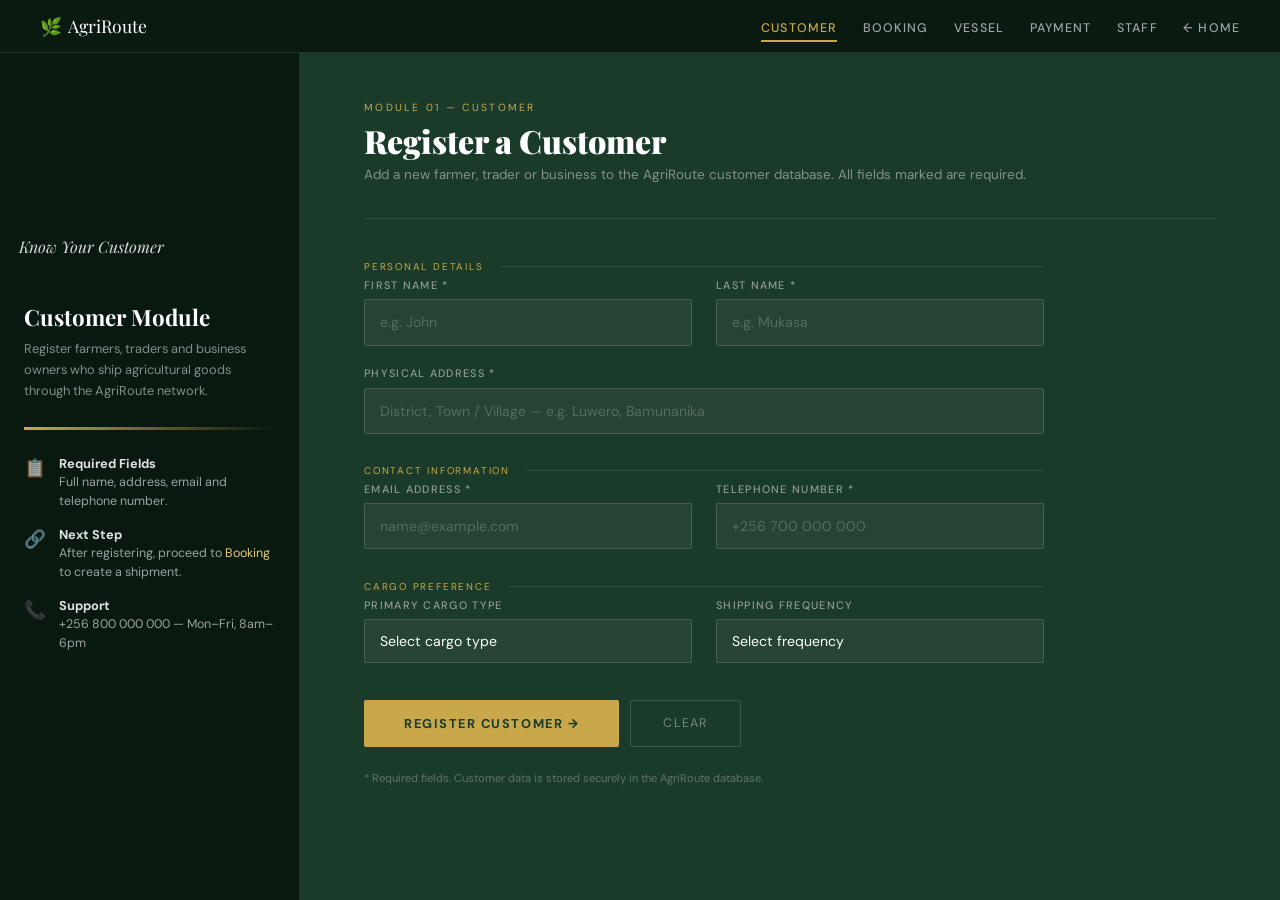
<file: customer (1).html>
<!DOCTYPE html>
<html lang="en">
<head>
<meta charset="UTF-8"/>
<meta name="viewport" content="width=device-width, initial-scale=1.0"/>
<title>Customer Registration — AgriRoute</title>
<link href="https://fonts.googleapis.com/css2?family=Playfair+Display:ital,wght@0,700;0,900;1,700&family=DM+Sans:wght@300;400;500;600&display=swap" rel="stylesheet"/>
<style>
  :root{--gd:#1a3a2a;--gm:#2d6a4f;--gl:#52b788;--gold:#c9a84c;--glo:#e6c97a;--w:#fff;--bd:rgba(255,255,255,.10);--ib:rgba(255,255,255,.05);--ibd:rgba(255,255,255,.15);}
  *,*::before,*::after{box-sizing:border-box;margin:0;padding:0;}
  body{font-family:'DM Sans',sans-serif;background:var(--gd);color:var(--w);min-height:100vh;display:flex;flex-direction:column;}

  /* NAV */
  nav{background:rgba(10,25,16,.96);border-bottom:1px solid var(--bd);padding:.9rem 2.5rem;display:flex;justify-content:space-between;align-items:center;position:sticky;top:0;z-index:100;}
  .nav-logo{font-family:'Playfair Display',serif;font-size:1.1rem;color:var(--w);text-decoration:none;display:flex;align-items:center;gap:.4rem;}
  .nav-logo .leaf{color:var(--gold);}
  .nav-links{display:flex;gap:1.6rem;list-style:none;}
  .nav-links a{color:rgba(255,255,255,.6);text-decoration:none;font-size:.78rem;letter-spacing:.09em;text-transform:uppercase;font-weight:500;transition:color .2s;padding:.3rem 0;border-bottom:2px solid transparent;}
  .nav-links a:hover{color:var(--glo);}
  .nav-links a.active{color:var(--gold);border-bottom-color:var(--gold);}

  /* LAYOUT */
  .page-body{display:flex;flex:1;}

  /* SIDEBAR */
  aside{width:300px;flex-shrink:0;background:rgba(8,22,15,.92);border-right:1px solid var(--bd);display:flex;flex-direction:column;position:relative;overflow:hidden;}
  .aside-img{height:220px;background:url('https://images.unsplash.com/photo-1595273670150-bd0c3c392e46?w=600&q=80') center/cover no-repeat;position:relative;flex-shrink:0;}
  .aside-img::after{content:'';position:absolute;inset:0;background:linear-gradient(to bottom,rgba(10,25,16,.3),rgba(10,25,16,.85));}
  .aside-img-label{position:absolute;bottom:1rem;left:1.2rem;z-index:2;font-family:'Playfair Display',serif;font-size:1rem;font-style:italic;color:rgba(255,255,255,.85);}
  .aside-content{padding:1.8rem 1.5rem;flex:1;}
  .aside-title{font-family:'Playfair Display',serif;font-size:1.4rem;font-weight:700;color:var(--w);margin-bottom:.4rem;}
  .aside-desc{font-size:.8rem;color:rgba(255,255,255,.5);line-height:1.65;margin-bottom:1.6rem;}
  .aside-info{display:flex;flex-direction:column;gap:.9rem;}
  .info-item{display:flex;align-items:flex-start;gap:.8rem;font-size:.78rem;color:rgba(255,255,255,.6);line-height:1.5;}
  .info-item .icon{font-size:1.1rem;flex-shrink:0;margin-top:.05rem;}
  .info-item strong{display:block;color:rgba(255,255,255,.88);font-size:.8rem;}
  .aside-gold-bar{height:3px;background:linear-gradient(to right,var(--gold),transparent);margin:1.5rem 0;}

  /* MAIN FORM AREA */
  main{flex:1;padding:3rem 4rem;display:flex;flex-direction:column;justify-content:flex-start;}
  .form-eyebrow{font-size:.65rem;letter-spacing:.22em;text-transform:uppercase;color:var(--gold);margin-bottom:.6rem;}
  .form-title{font-family:'Playfair Display',serif;font-size:2rem;font-weight:900;line-height:1.1;margin-bottom:.4rem;}
  .form-subtitle{font-size:.84rem;color:rgba(255,255,255,.45);margin-bottom:2rem;line-height:1.55;}
  .divider{height:1px;background:var(--bd);margin-bottom:2rem;}
  .form-grid{display:grid;grid-template-columns:1fr 1fr;gap:0 1.5rem;max-width:680px;}
  .span-2{grid-column:span 2;}
  .field-group{margin-bottom:1.3rem;}
  .field-label{display:block;font-size:.68rem;letter-spacing:.12em;text-transform:uppercase;color:rgba(255,255,255,.5);margin-bottom:.45rem;font-weight:500;}
  .field-input,.field-select{width:100%;background:var(--ib);border:1px solid var(--ibd);border-radius:2px;padding:.82rem .95rem;color:var(--w);font-family:'DM Sans',sans-serif;font-size:.88rem;outline:none;transition:border-color .2s,background .2s;appearance:none;}
  .field-input::placeholder{color:rgba(255,255,255,.22);}
  .field-input:focus,.field-select:focus{border-color:var(--gold);background:rgba(201,168,76,.04);}
  .field-select option{background:#1a3a2a;}
  .section-sep{grid-column:span 2;display:flex;align-items:center;gap:1rem;margin:.6rem 0 .3rem;}
  .section-sep span{font-size:.62rem;letter-spacing:.18em;text-transform:uppercase;color:var(--gold);white-space:nowrap;}
  .section-sep::after{content:'';flex:1;height:1px;background:var(--bd);}
  .btn-submit{background:var(--gold);color:var(--gd);font-family:'DM Sans',sans-serif;font-size:.8rem;font-weight:700;letter-spacing:.12em;text-transform:uppercase;border:none;border-radius:2px;padding:.95rem 2.5rem;cursor:pointer;transition:background .2s,transform .15s;margin-top:.5rem;}
  .btn-submit:hover{background:var(--glo);transform:translateY(-1px);}
  .btn-reset{background:transparent;color:rgba(255,255,255,.4);font-family:'DM Sans',sans-serif;font-size:.78rem;letter-spacing:.1em;text-transform:uppercase;border:1px solid var(--ibd);border-radius:2px;padding:.88rem 2rem;cursor:pointer;margin-top:.5rem;margin-left:.7rem;transition:border-color .2s,color .2s;}
  .btn-reset:hover{border-color:rgba(255,255,255,.35);color:rgba(255,255,255,.7);}
  .btn-row{display:flex;align-items:center;margin-top:.5rem;}
  .required-note{font-size:.7rem;color:rgba(255,255,255,.3);margin-top:1.5rem;}

  @media(max-width:900px){.page-body{flex-direction:column;}aside{width:100%;}main{padding:2rem 1.5rem;}.form-grid{grid-template-columns:1fr;}.span-2,.section-sep{grid-column:span 1;}}
  @keyframes fadeUp{from{opacity:0;transform:translateY(16px);}to{opacity:1;transform:translateY(0);}}
  main{animation:fadeUp .5s ease both;}
</style>
</head>
<body>

<nav>
  <a href="index.html" class="nav-logo"><span class="leaf">🌿</span> AgriRoute</a>
  <ul class="nav-links">
    <li><a href="customer.html" class="active">Customer</a></li>
    <li><a href="booking.html">Booking</a></li>
    <li><a href="Vessel.html">Vessel</a></li>
    <li><a href="payment.html">Payment</a></li>
    <li><a href="Staff.html">Staff</a></li>
    <li><a href="index.html">← Home</a></li>
  </ul>
</nav>

<div class="page-body">
  <aside>
    <div class="aside-img">
      <div class="aside-img-label">Know Your Customer</div>
    </div>
    <div class="aside-content">
      <div class="aside-title">Customer Module</div>
      <div class="aside-desc">Register farmers, traders and business owners who ship agricultural goods through the AgriRoute network.</div>
      <div class="aside-gold-bar"></div>
      <div class="aside-info">
        <div class="info-item"><span class="icon">📋</span><div><strong>Required Fields</strong>Full name, address, email and telephone number.</div></div>
        <div class="info-item"><span class="icon">🔗</span><div><strong>Next Step</strong>After registering, proceed to <a href="booking.html" style="color:var(--glo);text-decoration:none;">Booking</a> to create a shipment.</div></div>
        <div class="info-item"><span class="icon">📞</span><div><strong>Support</strong>+256 800 000 000 &mdash; Mon–Fri, 8am–6pm</div></div>
      </div>
    </div>
  </aside>

  <main>
    <div class="form-eyebrow">Module 01 — Customer</div>
    <h1 class="form-title">Register a Customer</h1>
    <p class="form-subtitle">Add a new farmer, trader or business to the AgriRoute customer database. All fields marked are required.</p>
    <div class="divider"></div>

    <form method="post" action="customer.php">
      <div class="form-grid">

        <div class="section-sep"><span>Personal Details</span></div>

        <div class="field-group">
          <label class="field-label" for="fname">First Name *</label>
          <input class="field-input" type="text" id="fname" name="First_name" placeholder="e.g. John" required/>
        </div>
        <div class="field-group">
          <label class="field-label" for="lname">Last Name *</label>
          <input class="field-input" type="text" id="lname" name="Last_name" placeholder="e.g. Mukasa" required/>
        </div>

        <div class="field-group span-2">
          <label class="field-label" for="addr">Physical Address *</label>
          <input class="field-input" type="text" id="addr" name="Address" placeholder="District, Town / Village — e.g. Luwero, Bamunanika" required/>
        </div>

        <div class="section-sep"><span>Contact Information</span></div>

        <div class="field-group">
          <label class="field-label" for="email">Email Address *</label>
          <input class="field-input" type="email" id="email" name="Email" placeholder="name@example.com" required/>
        </div>
        <div class="field-group">
          <label class="field-label" for="tel">Telephone Number *</label>
          <input class="field-input" type="tel" id="tel" name="Telephone_number" placeholder="+256 700 000 000" required/>
        </div>

        <div class="section-sep"><span>Cargo Preference</span></div>

        <div class="field-group">
          <label class="field-label" for="cargo_type">Primary Cargo Type</label>
          <select class="field-select" id="cargo_type" name="cargo_type">
            <option value="">Select cargo type</option>
            <option>Pineapples</option>
            <option>Bananas / Matooke</option>
            <option>Cassava</option>
            <option>Maize / Grain</option>
            <option>Vegetables</option>
            <option>Fish</option>
            <option>Mixed Produce</option>
            <option>Other</option>
          </select>
        </div>
        <div class="field-group">
          <label class="field-label" for="freq">Shipping Frequency</label>
          <select class="field-select" id="freq" name="shipping_frequency">
            <option value="">Select frequency</option>
            <option>Daily</option>
            <option>Weekly</option>
            <option>Bi-weekly</option>
            <option>Monthly</option>
            <option>On-demand</option>
          </select>
        </div>

      </div>

      <div class="btn-row">
        <button type="submit" class="btn-submit">Register Customer →</button>
        <button type="reset" class="btn-reset">Clear</button>
      </div>
      <p class="required-note">* Required fields. Customer data is stored securely in the AgriRoute database.</p>
    </form>
  </main>
</div>

</body>
</html>
</file>
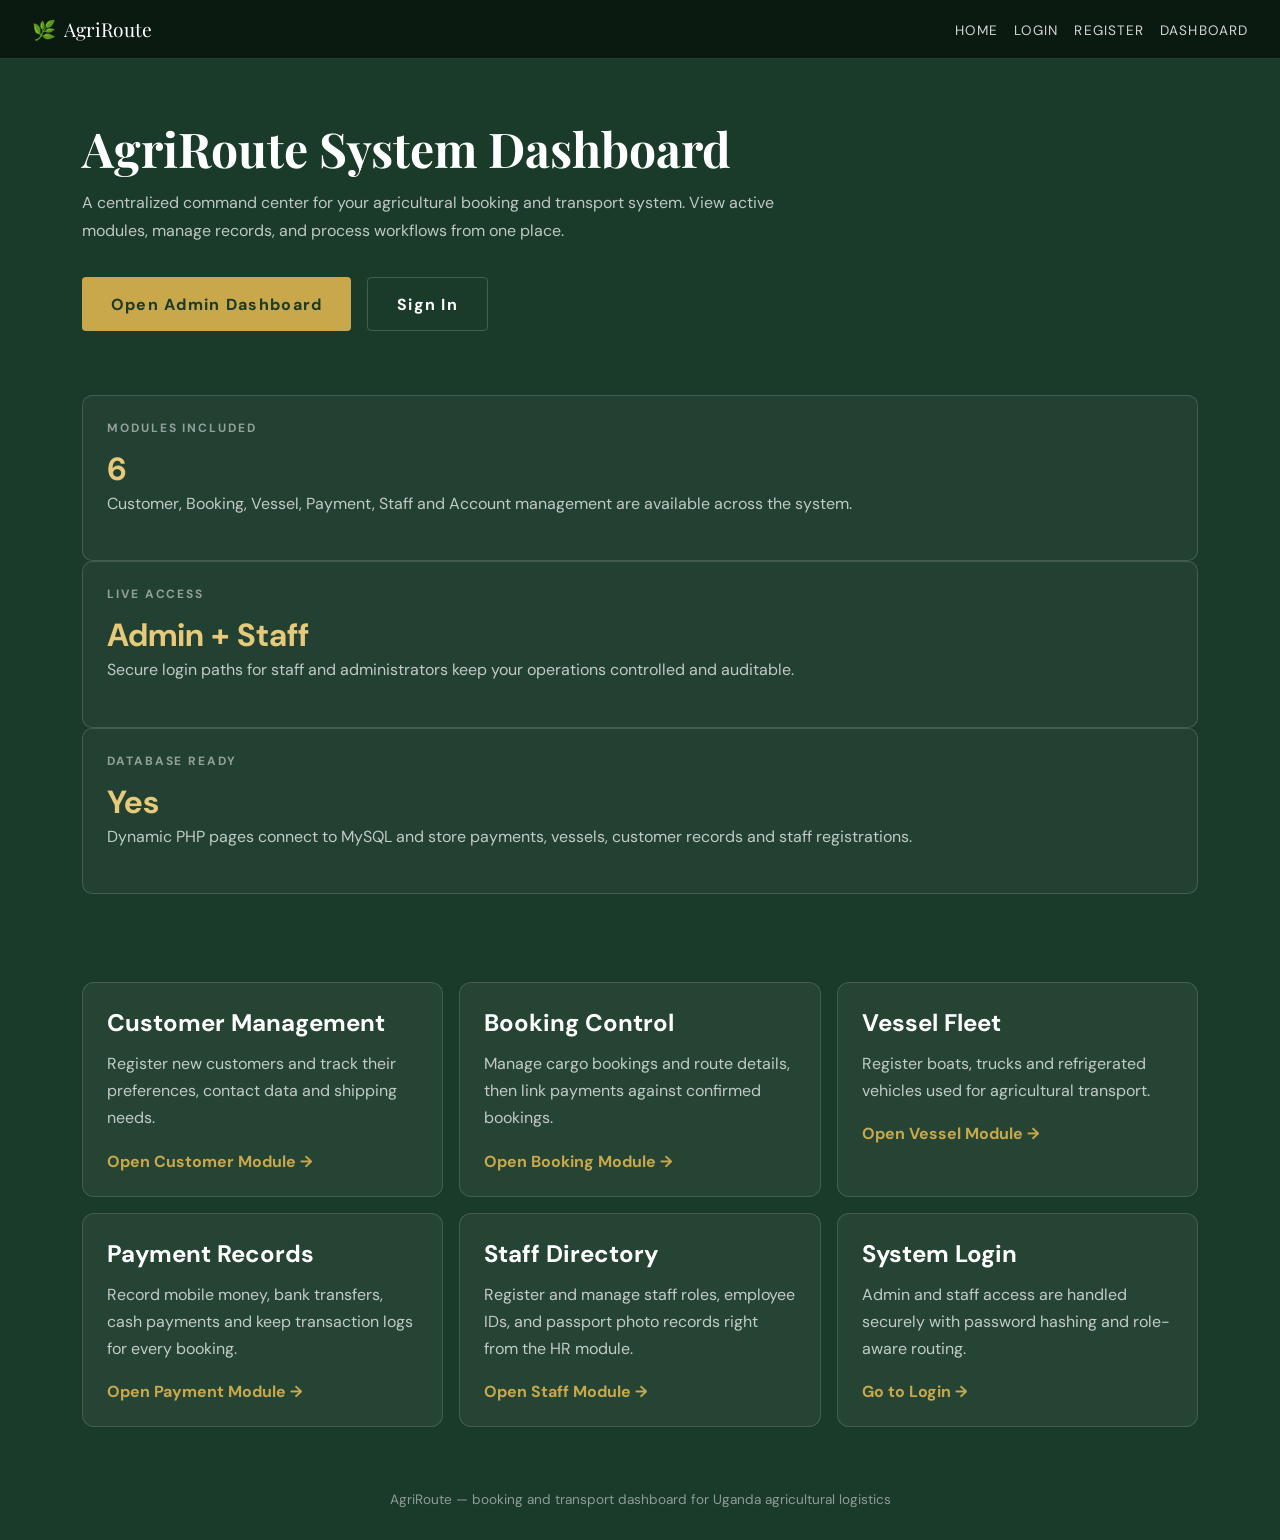
<file: dashboard.html>
<!DOCTYPE html>
<html lang="en">

<head>
  <meta charset="UTF-8" />
  <meta name="viewport" content="width=device-width, initial-scale=1.0" />

  <title>Dashboard — AgriRoute</title>

  <link href="https://fonts.googleapis.com/css2?family=Playfair+Display:wght@400;700;900&family=DM+Sans:wght@300;400;500&display=swap" rel="stylesheet" />

  <link rel="stylesheet" href="dashboard.css" />
</head>

<body>

  <!-- Navigation -->
  <header>
    <nav>
      <a href="index.html" class="nav-logo">
        <span class="leaf">🌿</span> AgriRoute
      </a>

      <ul class="nav-links">
        <li><a href="index.html">Home</a></li>
        <li><a href="userlogin.html">Login</a></li>
        <li><a href="register.html">Register</a></li>
        <li><a href="dashboard.php">Dashboard</a></li>
      </ul>
    </nav>
  </header>

  <main>

    <!-- Hero Section -->
    <section class="hero">
      <h1 class="hero-title">AgriRoute System Dashboard</h1>

      <p class="hero-sub">
        A centralized command center for your agricultural booking and transport system.
        View active modules, manage records, and process workflows from one place.
      </p>

      <div class="btn-group">
        <a class="btn-primary" href="dashboard.php">Open Admin Dashboard</a>

        <a class="btn-secondary" href="userlogin.html">Sign In</a>
      </div>
    </section>

    <!-- Statistics Section -->
    <section class="section stats-section">

      <article class="stat-card">
        <h2 class="stat-label">Modules Included</h2>

        <p class="stat-value">6</p>

        <p class="card-text">
          Customer, Booking, Vessel, Payment, Staff and Account management
          are available across the system.
        </p>
      </article>

      <article class="stat-card">
        <h2 class="stat-label">Live Access</h2>

        <p class="stat-value">Admin + Staff</p>

        <p class="card-text">
          Secure login paths for staff and administrators keep your operations
          controlled and auditable.
        </p>
      </article>

      <article class="stat-card">
        <h2 class="stat-label">Database Ready</h2>

        <p class="stat-value">Yes</p>

        <p class="card-text">
          Dynamic PHP pages connect to MySQL and store payments, vessels,
          customer records and staff registrations.
        </p>
      </article>

    </section>

    <!-- Modules Section -->
    <section class="section">

      <div class="card-grid">

        <article class="card">
          <h2 class="card-title">Customer Management</h2>

          <p class="card-text">
            Register new customers and track their preferences,
            contact data and shipping needs.
          </p>

          <a href="customer.html">Open Customer Module →</a>
        </article>

        <article class="card">
          <h2 class="card-title">Booking Control</h2>

          <p class="card-text">
            Manage cargo bookings and route details, then link payments
            against confirmed bookings.
          </p>

          <a href="booking.html">Open Booking Module →</a>
        </article>

        <article class="card">
          <h2 class="card-title">Vessel Fleet</h2>

          <p class="card-text">
            Register boats, trucks and refrigerated vehicles used
            for agricultural transport.
          </p>

          <a href="Vessel.html">Open Vessel Module →</a>
        </article>

        <article class="card">
          <h2 class="card-title">Payment Records</h2>

          <p class="card-text">
            Record mobile money, bank transfers, cash payments and
            keep transaction logs for every booking.
          </p>

          <a href="payment.html">Open Payment Module →</a>
        </article>

        <article class="card">
          <h2 class="card-title">Staff Directory</h2>

          <p class="card-text">
            Register and manage staff roles, employee IDs, and passport
            photo records right from the HR module.
          </p>

          <a href="Staff.html">Open Staff Module →</a>
        </article>

        <article class="card">
          <h2 class="card-title">System Login</h2>

          <p class="card-text">
            Admin and staff access are handled securely with password
            hashing and role-aware routing.
          </p>

          <a href="userlogin.html">Go to Login →</a>
        </article>

      </div>
    </section>

  </main>

  <!-- Footer -->
  <footer class="footer">
    AgriRoute — booking and transport dashboard for Uganda agricultural logistics
  </footer>

</body>
</html>
</file>
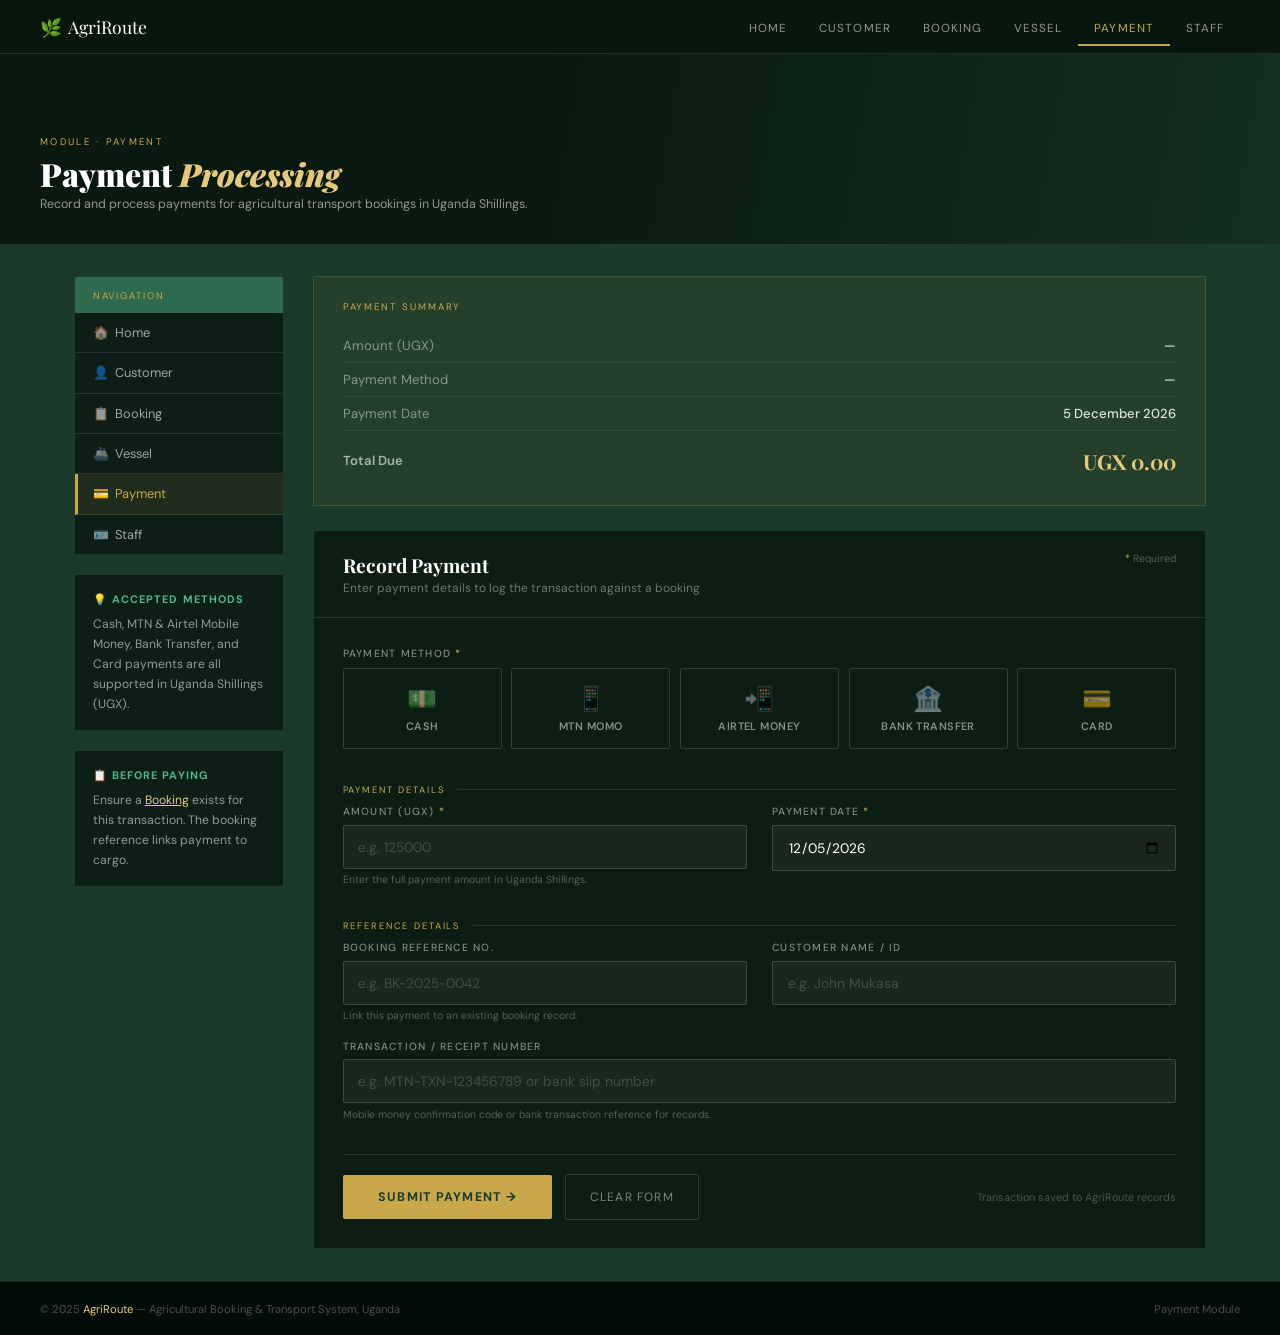
<file: payment.html>
<!DOCTYPE html>
<html lang="en">
<head>
<meta charset="UTF-8"/>
<meta name="viewport" content="width=device-width, initial-scale=1.0"/>
<title>Payment — AgriRoute</title>
<link href="https://fonts.googleapis.com/css2?family=Playfair+Display:ital,wght@0,700;0,900;1,700&family=DM+Sans:wght@300;400;500;600&display=swap" rel="stylesheet"/>
<style>
  :root{--gd:#1a3a2a;--gm:#2d6a4f;--gl:#52b788;--gold:#c9a84c;--gol:#e6c97a;--w:#fff;--bd:rgba(255,255,255,0.10);--ibg:rgba(255,255,255,0.05);--ib:rgba(255,255,255,0.15);}
  *,*::before,*::after{box-sizing:border-box;margin:0;padding:0;}
  body{font-family:'DM Sans',sans-serif;background:var(--gd);color:var(--w);min-height:100vh;display:flex;flex-direction:column;}
  nav{background:rgba(8,22,14,0.97);border-bottom:1px solid var(--bd);padding:0.95rem 2.5rem;display:flex;justify-content:space-between;align-items:center;position:sticky;top:0;z-index:100;}
  .nav-logo{font-family:'Playfair Display',serif;font-size:1.1rem;color:var(--w);text-decoration:none;display:flex;align-items:center;gap:0.4rem;}
  .nav-logo .leaf{color:var(--gold);}
  .nav-links{display:flex;list-style:none;}
  .nav-links a{color:rgba(255,255,255,0.55);text-decoration:none;font-size:0.73rem;letter-spacing:0.09em;text-transform:uppercase;padding:0.5rem 1rem;transition:color 0.2s;border-bottom:2px solid transparent;}
  .nav-links a:hover{color:var(--gol);}
  .nav-links a.active{color:var(--gold);border-bottom-color:var(--gold);}
  .banner{position:relative;height:190px;display:flex;align-items:flex-end;padding:2rem 2.5rem;overflow:hidden;}
  .banner-bg{position:absolute;inset:0;background-size:cover;background-position:center;filter:brightness(0.38) saturate(1.1);}
  .banner-ov{position:absolute;inset:0;background:linear-gradient(100deg,rgba(8,22,14,0.93) 40%,rgba(8,22,14,0.3));}
  .banner-content{position:relative;z-index:2;}
  .eyebrow{font-size:0.6rem;letter-spacing:0.24em;text-transform:uppercase;color:var(--gold);margin-bottom:0.45rem;}
  .banner-title{font-family:'Playfair Display',serif;font-size:2rem;font-weight:900;line-height:1.1;}
  .banner-title em{color:var(--gol);font-style:italic;}
  .banner-sub{font-size:0.78rem;color:rgba(255,255,255,0.55);margin-top:0.35rem;}
  .wrap{display:flex;flex:1;max-width:1180px;width:100%;margin:0 auto;padding:2rem 1.5rem;gap:1.8rem;}
  aside{width:210px;flex-shrink:0;display:flex;flex-direction:column;gap:1.2rem;}
  .s-box{background:rgba(12,28,20,0.9);border:1px solid var(--bd);border-radius:2px;overflow:hidden;}
  .s-head{background:var(--gm);padding:0.7rem 1.1rem;font-size:0.6rem;letter-spacing:0.2em;text-transform:uppercase;color:var(--gold);}
  .s-nav{list-style:none;}
  .s-nav li a{display:flex;align-items:center;gap:0.65rem;padding:0.7rem 1.1rem;color:rgba(255,255,255,0.6);text-decoration:none;font-size:0.8rem;border-bottom:1px solid var(--bd);transition:all 0.18s;}
  .s-nav li:last-child a{border-bottom:none;}
  .s-nav li a:hover{background:rgba(201,168,76,0.07);color:var(--gol);}
  .s-nav li a.active{background:rgba(201,168,76,0.1);color:var(--gold);border-left:3px solid var(--gold);padding-left:calc(1.1rem - 3px);}
  .s-tip{padding:1rem 1.1rem;font-size:0.76rem;color:rgba(255,255,255,0.55);line-height:1.65;}
  .s-tip strong{display:block;color:var(--gl);font-size:0.68rem;letter-spacing:0.1em;text-transform:uppercase;margin-bottom:0.3rem;}
  main{flex:1;display:flex;flex-direction:column;gap:1.5rem;}
  .card{background:rgba(12,28,20,0.95);border:1px solid var(--bd);border-radius:2px;overflow:hidden;}
  .card-hd{padding:1.3rem 1.8rem;border-bottom:1px solid var(--bd);display:flex;justify-content:space-between;align-items:flex-start;}
  .card-title{font-family:'Playfair Display',serif;font-size:1.2rem;font-weight:700;}
  .card-sub{font-size:0.75rem;color:rgba(255,255,255,0.4);margin-top:0.15rem;}
  .req-note{font-size:0.65rem;color:rgba(255,255,255,0.3);}
  .req-note span{color:var(--gold);}
  .card-body{padding:1.8rem;}
  .grid{display:grid;grid-template-columns:1fr 1fr;gap:0 1.6rem;}
  .g2{grid-column:span 2;}
  .sep{grid-column:span 2;display:flex;align-items:center;gap:0.8rem;margin:1rem 0 0.6rem;}
  .sep span{font-size:0.58rem;letter-spacing:0.2em;text-transform:uppercase;color:var(--gold);white-space:nowrap;}
  .sep::after{content:'';flex:1;height:1px;background:var(--bd);}
  .fg{margin-bottom:1.1rem;}
  label.fl{display:block;font-size:0.65rem;letter-spacing:0.12em;text-transform:uppercase;color:rgba(255,255,255,0.48);margin-bottom:0.4rem;font-weight:500;}
  label.fl .r{color:var(--gold);}
  input.fi,select.fi{width:100%;background:var(--ibg);border:1px solid var(--ib);border-radius:2px;padding:0.75rem 0.9rem;color:var(--w);font-family:'DM Sans',sans-serif;font-size:0.86rem;outline:none;transition:border-color 0.2s,background 0.2s;}
  input.fi::placeholder{color:rgba(255,255,255,0.18);}
  input.fi:focus,select.fi:focus{border-color:var(--gold);background:rgba(201,168,76,0.04);}
  input.fi[readonly]{background:rgba(201,168,76,0.07);border-color:rgba(201,168,76,0.3);color:var(--gol);font-weight:600;font-size:1.1rem;}
  select.fi option{background:#1a3a2a;}
  .hint{font-size:0.65rem;color:rgba(255,255,255,0.3);margin-top:0.28rem;}
  .btn-p{padding:0.85rem 2.2rem;background:var(--gold);color:var(--gd);font-family:'DM Sans',sans-serif;font-size:0.78rem;font-weight:700;letter-spacing:0.1em;text-transform:uppercase;border:none;border-radius:2px;cursor:pointer;transition:background 0.2s,transform 0.15s;}
  .btn-p:hover{background:var(--gol);transform:translateY(-1px);}
  .btn-s{padding:0.85rem 1.5rem;background:transparent;color:rgba(255,255,255,0.45);font-family:'DM Sans',sans-serif;font-size:0.75rem;letter-spacing:0.1em;text-transform:uppercase;border:1px solid var(--ib);border-radius:2px;cursor:pointer;transition:all 0.2s;}
  .btn-s:hover{border-color:rgba(255,255,255,0.3);color:rgba(255,255,255,0.7);}
  .ft-note{font-size:0.68rem;color:rgba(255,255,255,0.25);margin-left:auto;}

  /* PAYMENT METHOD CARDS */
  .pm-grid{display:grid;grid-template-columns:repeat(5,1fr);gap:0.6rem;margin-bottom:1.2rem;}
  .pm-card{border:1.5px solid var(--ib);border-radius:2px;padding:0.9rem 0.5rem;cursor:pointer;background:transparent;color:rgba(255,255,255,0.5);text-align:center;transition:all 0.2s;font-family:'DM Sans',sans-serif;}
  .pm-card:hover{border-color:rgba(201,168,76,0.4);color:rgba(255,255,255,0.8);}
  .pm-card.selected{border-color:var(--gold);background:rgba(201,168,76,0.09);color:var(--w);}
  .pm-card .pi{font-size:1.5rem;display:block;margin-bottom:0.3rem;}
  .pm-card .pn{font-size:0.68rem;font-weight:600;text-transform:uppercase;letter-spacing:0.04em;}

  /* RECEIPT PANEL */
  .receipt{background:rgba(201,168,76,0.06);border:1px solid rgba(201,168,76,0.2);border-radius:2px;padding:1.4rem 1.8rem;}
  .receipt-title{font-size:0.6rem;letter-spacing:0.2em;text-transform:uppercase;color:var(--gold);margin-bottom:1rem;}
  .receipt-row{display:flex;justify-content:space-between;align-items:center;padding:0.5rem 0;border-bottom:1px solid rgba(255,255,255,0.05);font-size:0.82rem;}
  .receipt-row:last-child{border-bottom:none;padding-top:0.8rem;margin-top:0.2rem;}
  .receipt-row .rl{color:rgba(255,255,255,0.45);}
  .receipt-row .rv{color:rgba(255,255,255,0.85);font-weight:500;}
  .receipt-total .rl{color:rgba(255,255,255,0.6);font-weight:600;}
  .receipt-total .rv{font-family:'Playfair Display',serif;font-size:1.3rem;color:var(--gol);font-weight:700;}

  .sf{background:rgba(4,12,8,0.98);border-top:1px solid var(--bd);padding:1.2rem 2.5rem;display:flex;justify-content:space-between;align-items:center;font-size:0.7rem;color:rgba(255,255,255,0.28);}
  .sf a{color:var(--gol);text-decoration:none;}
  @media(max-width:780px){.wrap{flex-direction:column;}.grid,.pm-grid{grid-template-columns:1fr 1fr;}.g2,.sep{grid-column:span 2;}aside{width:100%;}}
</style>
</head>
<body>
<nav>
  <a href="index.html" class="nav-logo"><span class="leaf">🌿</span> AgriRoute</a>
  <ul class="nav-links">
    <li><a href="index.html">Home</a></li>
    <li><a href="customer.html">Customer</a></li>
    <li><a href="booking.html">Booking</a></li>
    <li><a href="Vessel.html">Vessel</a></li>
    <li><a href="payment.html" class="active">Payment</a></li>
    <li><a href="Staff.html">Staff</a></li>
  </ul>
</nav>
<div class="banner">
  <div class="banner-bg" style="background-image:url('https://images.unsplash.com/photo-1563013544-824ae1b704d3?w=1200&q=80');"></div>
  <div class="banner-ov"></div>
  <div class="banner-content">
    <div class="eyebrow">Module · Payment</div>
    <h1 class="banner-title">Payment <em>Processing</em></h1>
    <p class="banner-sub">Record and process payments for agricultural transport bookings in Uganda Shillings.</p>
  </div>
</div>
<div class="wrap">
  <aside>
    <div class="s-box">
      <div class="s-head">Navigation</div>
      <ul class="s-nav">
        <li><a href="index.html">🏠 &nbsp;Home</a></li>
        <li><a href="customer.html">👤 &nbsp;Customer</a></li>
        <li><a href="booking.html">📋 &nbsp;Booking</a></li>
        <li><a href="Vessel.html">🚢 &nbsp;Vessel</a></li>
        <li><a href="payment.html" class="active">💳 &nbsp;Payment</a></li>
        <li><a href="Staff.html">🪪 &nbsp;Staff</a></li>
      </ul>
    </div>
    <div class="s-box">
      <div class="s-tip">
        <strong>💡 Accepted Methods</strong>
        Cash, MTN &amp; Airtel Mobile Money, Bank Transfer, and Card payments are all supported in Uganda Shillings (UGX).
      </div>
    </div>
    <div class="s-box">
      <div class="s-tip">
        <strong>📋 Before Paying</strong>
        Ensure a <a href="booking.html" style="color:var(--gol);">Booking</a> exists for this transaction. The booking reference links payment to cargo.
      </div>
    </div>
  </aside>
  <main>
    <!-- RECEIPT PREVIEW -->
    <div class="receipt" id="receipt">
      <div class="receipt-title">Payment Summary</div>
      <div class="receipt-row"><span class="rl">Amount (UGX)</span><span class="rv" id="r_amount">—</span></div>
      <div class="receipt-row"><span class="rl">Payment Method</span><span class="rv" id="r_method">—</span></div>
      <div class="receipt-row"><span class="rl">Payment Date</span><span class="rv" id="r_date">—</span></div>
      <div class="receipt-row receipt-total"><span class="rl">Total Due</span><span class="rv" id="r_total">UGX 0.00</span></div>
    </div>

    <!-- PAYMENT FORM -->
    <div class="card">
      <div class="card-hd">
        <div><div class="card-title">Record Payment</div><div class="card-sub">Enter payment details to log the transaction against a booking</div></div>
        <div class="req-note"><span>*</span> Required</div>
      </div>
      <div class="card-body">
        <form id="form1" method="POST" action="payment.php">
          <input type="hidden" name="paymentmethod" id="pm_input" required/>

          <!-- PAYMENT METHOD -->
          <div style="margin-bottom:0.5rem;"><label class="fl">Payment Method <span class="r">*</span></label></div>
          <div class="pm-grid">
            <button type="button" class="pm-card" onclick="selectMethod('Cash',this)"><span class="pi">💵</span><div class="pn">Cash</div></button>
            <button type="button" class="pm-card" onclick="selectMethod('MTN Mobile Money',this)"><span class="pi">📱</span><div class="pn">MTN MoMo</div></button>
            <button type="button" class="pm-card" onclick="selectMethod('Airtel Money',this)"><span class="pi">📲</span><div class="pn">Airtel Money</div></button>
            <button type="button" class="pm-card" onclick="selectMethod('Bank Transfer',this)"><span class="pi">🏦</span><div class="pn">Bank Transfer</div></button>
            <button type="button" class="pm-card" onclick="selectMethod('Card',this)"><span class="pi">💳</span><div class="pn">Card</div></button>
          </div>

          <div class="grid">
            <div class="sep"><span>Payment Details</span></div>

            <div class="fg">
              <label class="fl" for="amt">Amount (UGX) <span class="r">*</span></label>
              <input class="fi" type="number" id="amt" name="amount" placeholder="e.g. 125000" step="1" min="1" oninput="updateReceipt()" required/>
              <div class="hint">Enter the full payment amount in Uganda Shillings.</div>
            </div>
            <div class="fg">
              <label class="fl" for="pdate">Payment Date <span class="r">*</span></label>
              <input class="fi" type="date" id="pdate" name="paymentdate" oninput="updateReceipt()" required/>
            </div>

            <div class="sep"><span>Reference Details</span></div>

            <div class="fg">
              <label class="fl" for="booking_ref">Booking Reference No.</label>
              <input class="fi" type="text" id="booking_ref" name="booking_ref" placeholder="e.g. BK-2025-0042"/>
              <div class="hint">Link this payment to an existing booking record.</div>
            </div>
            <div class="fg">
              <label class="fl" for="customer_ref">Customer Name / ID</label>
              <input class="fi" type="text" id="customer_ref" name="customer_ref" placeholder="e.g. John Mukasa"/>
            </div>

            <div class="fg g2">
              <label class="fl" for="txn">Transaction / Receipt Number</label>
              <input class="fi" type="text" id="txn" name="transaction_number" placeholder="e.g. MTN-TXN-123456789 or bank slip number"/>
              <div class="hint">Mobile money confirmation code or bank transaction reference for records.</div>
            </div>

          </div>

          <div style="border-top:1px solid var(--bd);margin-top:1rem;padding-top:1.2rem;display:flex;gap:0.8rem;align-items:center;">
            <button type="submit" class="btn-p">Submit Payment →</button>
            <button type="reset" class="btn-s" onclick="resetReceipt()">Clear Form</button>
            <span class="ft-note">Transaction saved to AgriRoute records</span>
          </div>
        </form>
      </div>
    </div>
  </main>
</div>
<footer class="sf">
  <span>© 2025 <a href="index.html">AgriRoute</a> — Agricultural Booking &amp; Transport System, Uganda</span>
  <span>Payment Module</span>
</footer>
<script>
  document.getElementById('pdate').valueAsDate=new Date();
  updateReceipt();

  function selectMethod(name,btn){
    document.querySelectorAll('.pm-card').forEach(c=>c.classList.remove('selected'));
    btn.classList.add('selected');
    document.getElementById('pm_input').value=name;
    updateReceipt();
  }
  function fmt(n){return'UGX '+parseFloat(n).toLocaleString('en-US',{minimumFractionDigits:2,maximumFractionDigits:2});}
  function updateReceipt(){
    var amt=document.getElementById('amt').value;
    var dt=document.getElementById('pdate').value;
    var mth=document.getElementById('pm_input').value;
    document.getElementById('r_amount').textContent=amt?fmt(amt):'—';
    document.getElementById('r_method').textContent=mth||'—';
    document.getElementById('r_date').textContent=dt?new Date(dt+'T00:00:00').toLocaleDateString('en-UG',{day:'numeric',month:'long',year:'numeric'}):'—';
    document.getElementById('r_total').textContent=amt?fmt(amt):'UGX 0.00';
  }
  function resetReceipt(){
    document.getElementById('r_amount').textContent='—';
    document.getElementById('r_method').textContent='—';
    document.getElementById('r_total').textContent='UGX 0.00';
    document.getElementById('pm_input').value='';
    document.querySelectorAll('.pm-card').forEach(c=>c.classList.remove('selected'));
    setTimeout(()=>{document.getElementById('pdate').valueAsDate=new Date();updateReceipt();},50);
  }
</script>
</body>
</html>
</file>
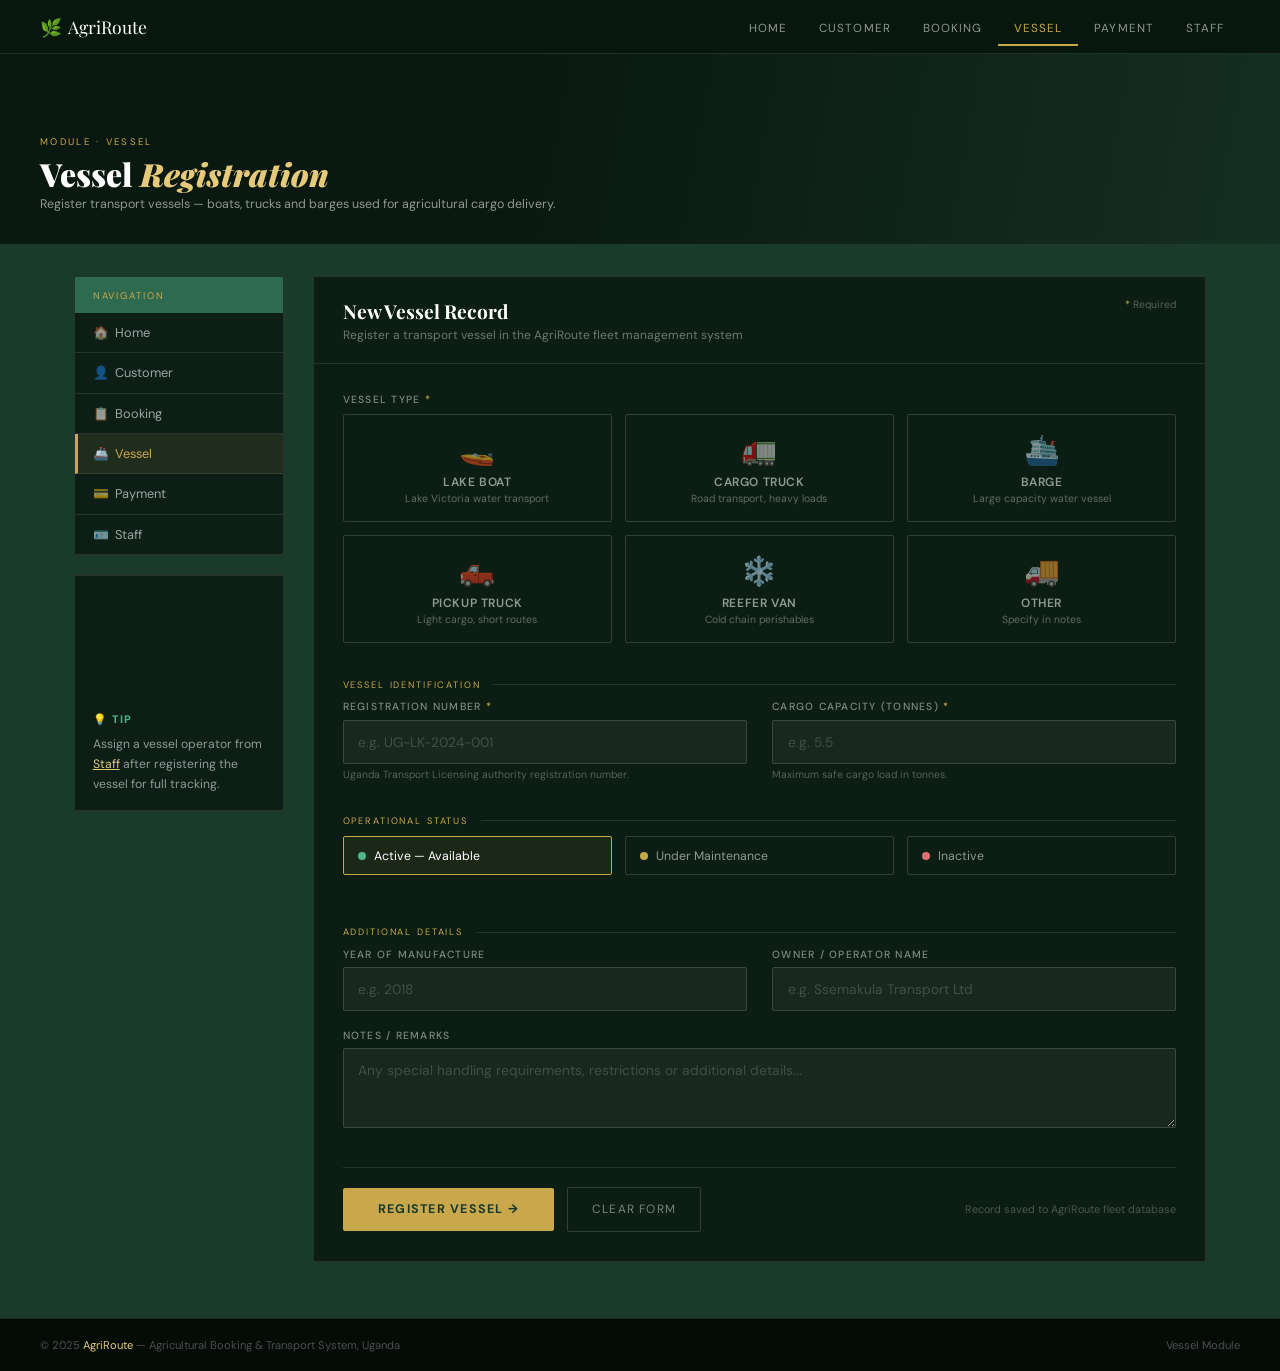
<file: Vessel.html>
<!DOCTYPE html>
<html lang="en">
<head>
<meta charset="UTF-8"/>
<meta name="viewport" content="width=device-width, initial-scale=1.0"/>
<title>Vessel Registration — AgriRoute</title>
<link href="https://fonts.googleapis.com/css2?family=Playfair+Display:ital,wght@0,700;0,900;1,700&family=DM+Sans:wght@300;400;500;600&display=swap" rel="stylesheet"/>
<style>
  :root{--gd:#1a3a2a;--gm:#2d6a4f;--gl:#52b788;--gold:#c9a84c;--gol:#e6c97a;--w:#fff;--bd:rgba(255,255,255,0.10);--ibg:rgba(255,255,255,0.05);--ib:rgba(255,255,255,0.15);}
  *,*::before,*::after{box-sizing:border-box;margin:0;padding:0;}
  body{font-family:'DM Sans',sans-serif;background:var(--gd);color:var(--w);min-height:100vh;display:flex;flex-direction:column;}
  nav{background:rgba(8,22,14,0.97);border-bottom:1px solid var(--bd);padding:0.95rem 2.5rem;display:flex;justify-content:space-between;align-items:center;position:sticky;top:0;z-index:100;}
  .nav-logo{font-family:'Playfair Display',serif;font-size:1.1rem;color:var(--w);text-decoration:none;display:flex;align-items:center;gap:0.4rem;}
  .nav-logo .leaf{color:var(--gold);}
  .nav-links{display:flex;list-style:none;}
  .nav-links a{color:rgba(255,255,255,0.55);text-decoration:none;font-size:0.73rem;letter-spacing:0.09em;text-transform:uppercase;padding:0.5rem 1rem;transition:color 0.2s;border-bottom:2px solid transparent;}
  .nav-links a:hover{color:var(--gol);}
  .nav-links a.active{color:var(--gold);border-bottom-color:var(--gold);}
  .banner{position:relative;height:190px;display:flex;align-items:flex-end;padding:2rem 2.5rem;overflow:hidden;}
  .banner-bg{position:absolute;inset:0;background-size:cover;background-position:center;filter:brightness(0.38) saturate(1.1);}
  .banner-ov{position:absolute;inset:0;background:linear-gradient(100deg,rgba(8,22,14,0.93) 40%,rgba(8,22,14,0.3));}
  .banner-content{position:relative;z-index:2;}
  .eyebrow{font-size:0.6rem;letter-spacing:0.24em;text-transform:uppercase;color:var(--gold);margin-bottom:0.45rem;}
  .banner-title{font-family:'Playfair Display',serif;font-size:2rem;font-weight:900;line-height:1.1;}
  .banner-title em{color:var(--gol);font-style:italic;}
  .banner-sub{font-size:0.78rem;color:rgba(255,255,255,0.55);margin-top:0.35rem;}
  .wrap{display:flex;flex:1;max-width:1180px;width:100%;margin:0 auto;padding:2rem 1.5rem;gap:1.8rem;}
  aside{width:210px;flex-shrink:0;display:flex;flex-direction:column;gap:1.2rem;}
  .s-box{background:rgba(12,28,20,0.9);border:1px solid var(--bd);border-radius:2px;overflow:hidden;}
  .s-head{background:var(--gm);padding:0.7rem 1.1rem;font-size:0.6rem;letter-spacing:0.2em;text-transform:uppercase;color:var(--gold);}
  .s-nav{list-style:none;}
  .s-nav li a{display:flex;align-items:center;gap:0.65rem;padding:0.7rem 1.1rem;color:rgba(255,255,255,0.6);text-decoration:none;font-size:0.8rem;border-bottom:1px solid var(--bd);transition:all 0.18s;}
  .s-nav li:last-child a{border-bottom:none;}
  .s-nav li a:hover{background:rgba(201,168,76,0.07);color:var(--gol);}
  .s-nav li a.active{background:rgba(201,168,76,0.1);color:var(--gold);border-left:3px solid var(--gold);padding-left:calc(1.1rem - 3px);}
  .s-tip{padding:1rem 1.1rem;font-size:0.76rem;color:rgba(255,255,255,0.55);line-height:1.65;}
  .s-tip strong{display:block;color:var(--gl);font-size:0.68rem;letter-spacing:0.1em;text-transform:uppercase;margin-bottom:0.3rem;}
  .s-img{height:120px;background-size:cover;background-position:center;border-top:1px solid var(--bd);}
  main{flex:1;}
  .card{background:rgba(12,28,20,0.95);border:1px solid var(--bd);border-radius:2px;overflow:hidden;margin-bottom:1.5rem;}
  .card-hd{padding:1.3rem 1.8rem;border-bottom:1px solid var(--bd);display:flex;justify-content:space-between;align-items:flex-start;}
  .card-title{font-family:'Playfair Display',serif;font-size:1.2rem;font-weight:700;}
  .card-sub{font-size:0.75rem;color:rgba(255,255,255,0.4);margin-top:0.15rem;}
  .req-note{font-size:0.65rem;color:rgba(255,255,255,0.3);}
  .req-note span{color:var(--gold);}
  .card-body{padding:1.8rem;}
  .grid{display:grid;grid-template-columns:1fr 1fr;gap:0 1.6rem;}
  .g2{grid-column:span 2;}
  .sep{grid-column:span 2;display:flex;align-items:center;gap:0.8rem;margin:1rem 0 0.6rem;}
  .sep span{font-size:0.58rem;letter-spacing:0.2em;text-transform:uppercase;color:var(--gold);white-space:nowrap;}
  .sep::after{content:'';flex:1;height:1px;background:var(--bd);}
  .fg{margin-bottom:1.1rem;}
  label.fl{display:block;font-size:0.65rem;letter-spacing:0.12em;text-transform:uppercase;color:rgba(255,255,255,0.48);margin-bottom:0.4rem;font-weight:500;}
  label.fl .r{color:var(--gold);}
  input.fi,select.fi,textarea.fi{width:100%;background:var(--ibg);border:1px solid var(--ib);border-radius:2px;padding:0.75rem 0.9rem;color:var(--w);font-family:'DM Sans',sans-serif;font-size:0.86rem;outline:none;transition:border-color 0.2s,background 0.2s;}
  input.fi::placeholder,textarea.fi::placeholder{color:rgba(255,255,255,0.18);}
  input.fi:focus,select.fi:focus,textarea.fi:focus{border-color:var(--gold);background:rgba(201,168,76,0.04);}
  select.fi option{background:#1a3a2a;}
  .hint{font-size:0.65rem;color:rgba(255,255,255,0.3);margin-top:0.28rem;}
  .btn-p{padding:0.85rem 2.2rem;background:var(--gold);color:var(--gd);font-family:'DM Sans',sans-serif;font-size:0.78rem;font-weight:700;letter-spacing:0.1em;text-transform:uppercase;border:none;border-radius:2px;cursor:pointer;transition:background 0.2s,transform 0.15s;}
  .btn-p:hover{background:var(--gol);transform:translateY(-1px);}
  .btn-s{padding:0.85rem 1.5rem;background:transparent;color:rgba(255,255,255,0.45);font-family:'DM Sans',sans-serif;font-size:0.75rem;letter-spacing:0.1em;text-transform:uppercase;border:1px solid var(--ib);border-radius:2px;cursor:pointer;transition:all 0.2s;}
  .btn-s:hover{border-color:rgba(255,255,255,0.3);color:rgba(255,255,255,0.7);}
  .ft-note{font-size:0.68rem;color:rgba(255,255,255,0.25);margin-left:auto;}
  .vtype-grid{display:grid;grid-template-columns:repeat(3,1fr);gap:0.8rem;margin-bottom:1.2rem;}
  .vtype-card{border:1.5px solid var(--ib);border-radius:2px;padding:1rem;cursor:pointer;background:transparent;color:rgba(255,255,255,0.55);text-align:center;transition:all 0.2s;font-family:'DM Sans',sans-serif;}
  .vtype-card:hover{border-color:rgba(201,168,76,0.4);color:rgba(255,255,255,0.8);background:rgba(255,255,255,0.03);}
  .vtype-card.selected{border-color:var(--gold);background:rgba(201,168,76,0.08);color:var(--w);}
  .vtype-card .vi{font-size:1.8rem;display:block;margin-bottom:0.3rem;}
  .vtype-card .vn{font-size:0.75rem;font-weight:600;letter-spacing:0.05em;text-transform:uppercase;}
  .vtype-card .vd{font-size:0.65rem;color:rgba(255,255,255,0.35);margin-top:0.15rem;}
  .vtype-card.selected .vd{color:rgba(255,255,255,0.55);}
  .status-row{display:flex;gap:0.8rem;margin-bottom:1.1rem;flex-wrap:wrap;}
  .stat-opt{flex:1;min-width:130px;display:flex;align-items:center;gap:0.5rem;padding:0.65rem 0.9rem;border:1px solid var(--ib);border-radius:2px;cursor:pointer;font-size:0.77rem;color:rgba(255,255,255,0.55);transition:all 0.2s;background:transparent;font-family:'DM Sans',sans-serif;}
  .stat-opt.selected{border-color:var(--gold);background:rgba(201,168,76,0.08);color:var(--w);}
  .stat-dot{width:8px;height:8px;border-radius:50%;flex-shrink:0;}
  .dot-a{background:#52b788;}.dot-m{background:#c9a84c;}.dot-i{background:#e07070;}
  .sf{background:rgba(4,12,8,0.98);border-top:1px solid var(--bd);padding:1.2rem 2.5rem;display:flex;justify-content:space-between;align-items:center;font-size:0.7rem;color:rgba(255,255,255,0.28);}
  .sf a{color:var(--gol);text-decoration:none;}
  @media(max-width:780px){.wrap{flex-direction:column;}.grid,.vtype-grid{grid-template-columns:1fr;}.g2,.sep{grid-column:span 1;}aside{width:100%;}}
</style>
</head>
<body>
<nav>
  <a href="index.html" class="nav-logo"><span class="leaf">🌿</span> AgriRoute</a>
  <ul class="nav-links">
    <li><a href="index.html">Home</a></li>
    <li><a href="customer.html">Customer</a></li>
    <li><a href="booking.html">Booking</a></li>
    <li><a href="Vessel.html" class="active">Vessel</a></li>
    <li><a href="payment.html">Payment</a></li>
    <li><a href="Staff.html">Staff</a></li>
  </ul>
</nav>
<div class="banner">
  <div class="banner-bg" style="background-image:url('https://images.unsplash.com/photo-1544551763-46a013bb70d5?w=1200&q=80');"></div>
  <div class="banner-ov"></div>
  <div class="banner-content">
    <div class="eyebrow">Module · Vessel</div>
    <h1 class="banner-title">Vessel <em>Registration</em></h1>
    <p class="banner-sub">Register transport vessels — boats, trucks and barges used for agricultural cargo delivery.</p>
  </div>
</div>
<div class="wrap">
  <aside>
    <div class="s-box">
      <div class="s-head">Navigation</div>
      <ul class="s-nav">
        <li><a href="index.html">🏠 &nbsp;Home</a></li>
        <li><a href="customer.html">👤 &nbsp;Customer</a></li>
        <li><a href="booking.html">📋 &nbsp;Booking</a></li>
        <li><a href="Vessel.html" class="active">🚢 &nbsp;Vessel</a></li>
        <li><a href="payment.html">💳 &nbsp;Payment</a></li>
        <li><a href="Staff.html">🪪 &nbsp;Staff</a></li>
      </ul>
    </div>
    <div class="s-box">
      <div class="s-img" style="background-image:url('https://images.unsplash.com/photo-1558618666-fcd25c85cd64?w=400&q=80');"></div>
      <div class="s-tip"><strong>💡 Tip</strong>Assign a vessel operator from <a href="Staff.html" style="color:var(--gol);">Staff</a> after registering the vessel for full tracking.</div>
    </div>
  </aside>
  <main>
    <div class="card">
      <div class="card-hd">
        <div><div class="card-title">New Vessel Record</div><div class="card-sub">Register a transport vessel in the AgriRoute fleet management system</div></div>
        <div class="req-note"><span>*</span> Required</div>
      </div>
      <div class="card-body">
        <form id="form1" method="post" action="Vessel.php">
          <input type="hidden" name="vesseltype" id="vesseltype_input"/>
          <input type="hidden" name="vessel_status" id="status_input" value="Active"/>
          <div style="margin-bottom:0.5rem;"><label class="fl">Vessel Type <span class="r">*</span></label></div>
          <div class="vtype-grid">
            <button type="button" class="vtype-card" onclick="selectType('Lake Boat',this)"><span class="vi">🚤</span><div class="vn">Lake Boat</div><div class="vd">Lake Victoria water transport</div></button>
            <button type="button" class="vtype-card" onclick="selectType('Cargo Truck',this)"><span class="vi">🚛</span><div class="vn">Cargo Truck</div><div class="vd">Road transport, heavy loads</div></button>
            <button type="button" class="vtype-card" onclick="selectType('Barge',this)"><span class="vi">🛳️</span><div class="vn">Barge</div><div class="vd">Large capacity water vessel</div></button>
            <button type="button" class="vtype-card" onclick="selectType('Pickup Truck',this)"><span class="vi">🛻</span><div class="vn">Pickup Truck</div><div class="vd">Light cargo, short routes</div></button>
            <button type="button" class="vtype-card" onclick="selectType('Refrigerated Van',this)"><span class="vi">❄️</span><div class="vn">Reefer Van</div><div class="vd">Cold chain perishables</div></button>
            <button type="button" class="vtype-card" onclick="selectType('Other',this)"><span class="vi">🚚</span><div class="vn">Other</div><div class="vd">Specify in notes</div></button>
          </div>
          <div class="grid">
            <div class="sep"><span>Vessel Identification</span></div>
            <div class="fg">
              <label class="fl" for="regno">Registration Number <span class="r">*</span></label>
              <input class="fi" type="text" id="regno" name="registrationnumber" placeholder="e.g. UG-LK-2024-001" required/>
              <div class="hint">Uganda Transport Licensing authority registration number.</div>
            </div>
            <div class="fg">
              <label class="fl" for="cap">Cargo Capacity (Tonnes) <span class="r">*</span></label>
              <input class="fi" type="number" id="cap" name="capacity" placeholder="e.g. 5.5" step="0.1" min="0.1" required/>
              <div class="hint">Maximum safe cargo load in tonnes.</div>
            </div>
            <div class="sep"><span>Operational Status</span></div>
            <div class="fg g2">
              <div class="status-row">
                <button type="button" class="stat-opt selected" onclick="setStatus('Active',this)"><span class="stat-dot dot-a"></span>Active — Available</button>
                <button type="button" class="stat-opt" onclick="setStatus('Maintenance',this)"><span class="stat-dot dot-m"></span>Under Maintenance</button>
                <button type="button" class="stat-opt" onclick="setStatus('Inactive',this)"><span class="stat-dot dot-i"></span>Inactive</button>
              </div>
            </div>
            <div class="sep"><span>Additional Details</span></div>
            <div class="fg">
              <label class="fl" for="yr">Year of Manufacture</label>
              <input class="fi" type="number" id="yr" name="year" placeholder="e.g. 2018" min="1980" max="2025"/>
            </div>
            <div class="fg">
              <label class="fl" for="own">Owner / Operator Name</label>
              <input class="fi" type="text" id="own" name="owner" placeholder="e.g. Ssemakula Transport Ltd"/>
            </div>
            <div class="fg g2">
              <label class="fl" for="notes">Notes / Remarks</label>
              <textarea class="fi" id="notes" name="notes" rows="3" placeholder="Any special handling requirements, restrictions or additional details..."></textarea>
            </div>
          </div>
          <div style="border-top:1px solid var(--bd);margin-top:1rem;padding-top:1.2rem;display:flex;gap:0.8rem;align-items:center;">
            <button type="submit" class="btn-p">Register Vessel →</button>
            <button type="reset" class="btn-s">Clear Form</button>
            <span class="ft-note">Record saved to AgriRoute fleet database</span>
          </div>
        </form>
      </div>
    </div>
  </main>
</div>
<footer class="sf">
  <span>© 2025 <a href="index.html">AgriRoute</a> — Agricultural Booking &amp; Transport System, Uganda</span>
  <span>Vessel Module</span>
</footer>
<script>
  function selectType(name,btn){document.querySelectorAll('.vtype-card').forEach(c=>c.classList.remove('selected'));btn.classList.add('selected');document.getElementById('vesseltype_input').value=name;}
  function setStatus(val,btn){document.querySelectorAll('.stat-opt').forEach(s=>s.classList.remove('selected'));btn.classList.add('selected');document.getElementById('status_input').value=val;}
</script>
</body>
</html>
</file>
<file: dashboard.css>
/* =========================
   ROOT VARIABLES
========================= */
:root {
  --green-deep: #1a3a2a;
  --green-mid: #2d6a4f;
  --green-light: #52b788;

  --gold: #c9a84c;
  --gold-light: #e6c97a;

  --white: #ffffff;

  --border: rgba(255, 255, 255, 0.14);
}


/* =========================
   GLOBAL STYLES
========================= */
* {
  box-sizing: border-box;
  margin: 0;
  padding: 0;
}

body {
  min-height: 100vh;

  font-family: 'DM Sans', sans-serif;

  background: var(--green-deep);
  color: var(--white);
}


/* =========================
   NAVIGATION
========================= */
nav {
  position: sticky;
  top: 0;
  z-index: 100;

  display: flex;
  justify-content: space-between;
  align-items: center;

  padding: 1rem 2rem;

  background: rgba(10, 25, 16, 0.95);
  border-bottom: 1px solid var(--border);
}

.nav-logo {
  display: flex;
  align-items: center;
  gap: 0.5rem;

  text-decoration: none;

  color: var(--white);

  font-family: 'Playfair Display', serif;
  font-size: 1.2rem;
}

.nav-logo .leaf {
  color: var(--gold);
}

.nav-links {
  display: flex;
  gap: 1rem;

  list-style: none;
}

.nav-links a {
  text-decoration: none;

  color: rgba(255, 255, 255, 0.82);

  font-size: 0.85rem;
  text-transform: uppercase;
  letter-spacing: 0.08em;

  transition: color 0.2s;
}

.nav-links a:hover {
  color: var(--gold-light);
}


/* =========================
   HERO SECTION
========================= */
.hero {
  max-width: 1180px;
  margin: 0 auto;
  padding: 4rem 2rem 2rem;
}

.hero-title {
  margin-bottom: 1rem;

  font-family: 'Playfair Display', serif;
  font-size: 3rem;
  line-height: 1.05;
}

.hero-sub {
  max-width: 760px;
  margin-bottom: 2rem;

  color: rgba(255, 255, 255, 0.72);
  line-height: 1.75;
}


/* =========================
   BUTTONS
========================= */
.btn-group {
  display: flex;
  flex-wrap: wrap;
  gap: 1rem;
}

.btn-primary,
.btn-secondary {
  display: inline-flex;
  align-items: center;
  justify-content: center;

  padding: 0.95rem 1.8rem;
  border-radius: 4px;

  text-decoration: none;

  font-weight: 700;
  letter-spacing: 0.08em;
}

.btn-primary {
  background: var(--gold);
  color: var(--green-deep);
}

.btn-secondary {
  background: transparent;
  color: var(--white);

  border: 1px solid rgba(255, 255, 255, 0.18);
}


/* =========================
   GENERAL SECTIONS
========================= */
.section {
  max-width: 1180px;
  margin: 0 auto;
  padding: 2rem;
}


/* =========================
   STATISTICS SECTION
========================= */
.stats-grid {
  display: grid;
  grid-template-columns: repeat(3, minmax(220px, 1fr));
  gap: 1rem;
}

.stat-card {
  padding: 1.5rem;
  border-radius: 10px;

  background: rgba(255, 255, 255, 0.04);
  border: 1px solid var(--border);
}

.stat-label {
  margin-bottom: 0.75rem;

  color: rgba(255, 255, 255, 0.5);

  font-size: 0.75rem;
  text-transform: uppercase;
  letter-spacing: 0.16em;
}

.stat-value {
  color: var(--gold-light);

  font-size: 2rem;
  font-weight: 700;
}


/* =========================
   CARD SECTION
========================= */
.card-grid {
  display: grid;
  grid-template-columns: repeat(3, minmax(240px, 1fr));
  gap: 1rem;

  margin-top: 1.5rem;
}

.card {
  padding: 1.5rem;
  border-radius: 12px;

  background: rgba(255, 255, 255, 0.05);
  border: 1px solid var(--border);
}

.card-title {
  margin-bottom: 0.75rem;

  color: var(--white);
  font-weight: 700;
}

.card-text {
  margin-bottom: 1.2rem;

  color: rgba(255, 255, 255, 0.72);
  line-height: 1.7;
}

.card a {
  text-decoration: none;

  color: var(--gold);
  font-weight: 700;
}


/* =========================
   FOOTER
========================= */
.footer {
  padding: 2rem;

  text-align: center;

  color: rgba(255, 255, 255, 0.5);
  font-size: 0.85rem;
}


/* =========================
   RESPONSIVE DESIGN
=*/
@media (max-width: 900px) {

  .stats-grid,
  .card-grid {
    grid-template-columns: 1fr;
  }

  .hero {
    padding: 3rem 1.2rem;
  }

  .section {
    padding: 1.5rem 1.2rem;
  }
}
</file>
